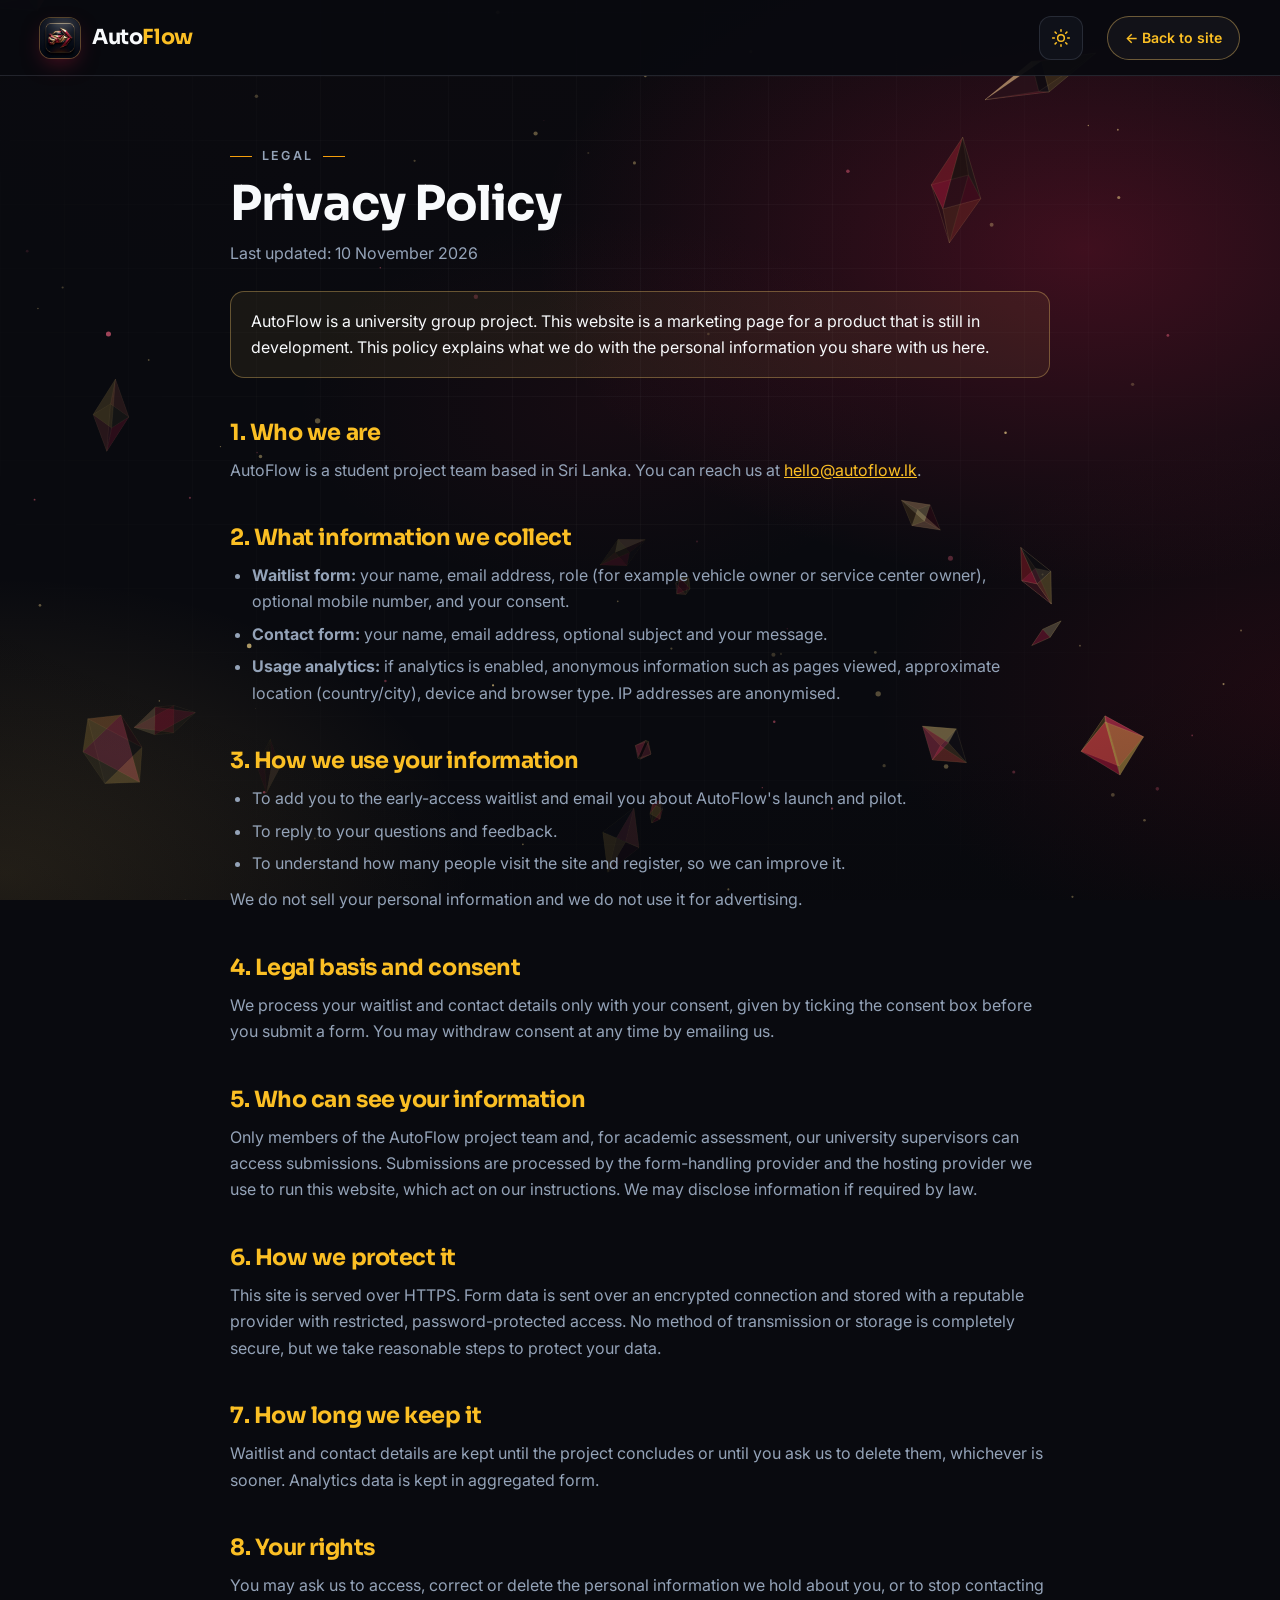
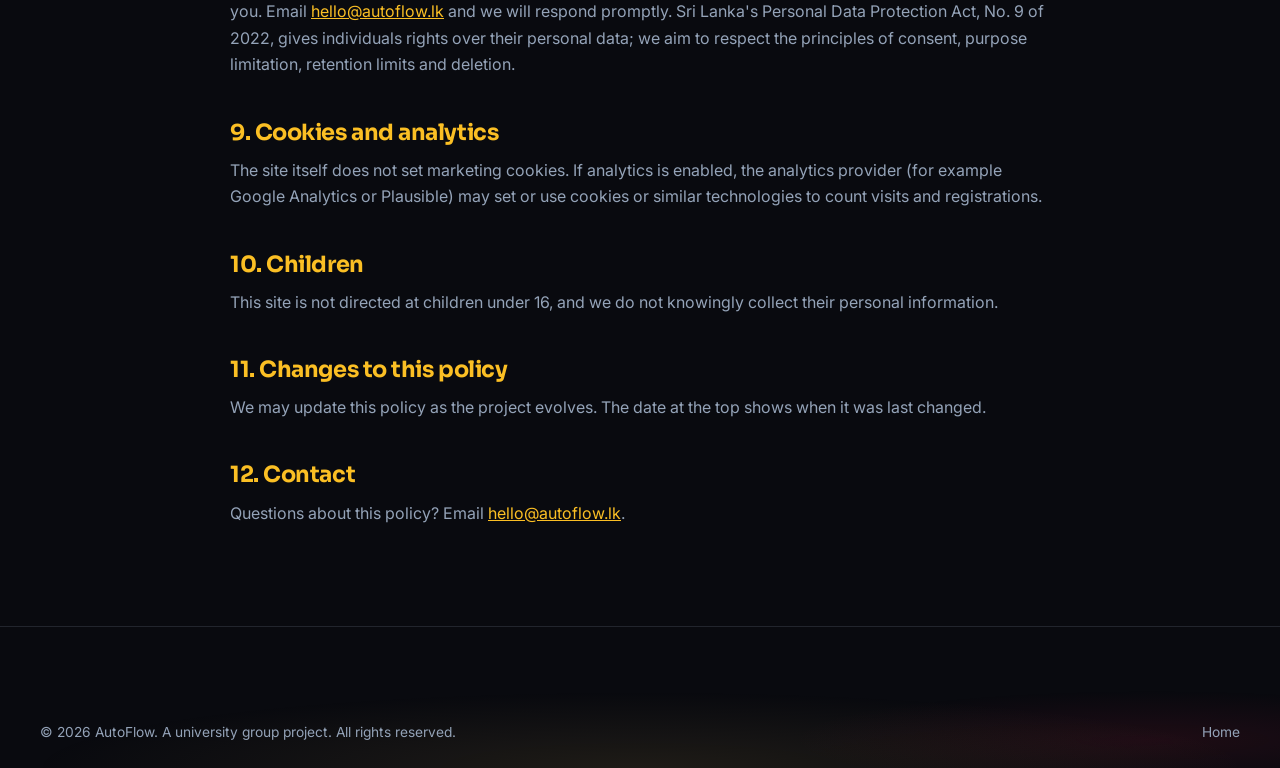
<file: privacy.html>
<!DOCTYPE html>
<html lang="en">
<head>
  <meta charset="utf-8">
  <meta name="viewport" content="width=device-width, initial-scale=1">
  <title>Privacy Policy – AutoFlow</title>
  <meta name="description" content="How AutoFlow collects, uses and protects the personal information you share through our waitlist and contact forms.">
  <meta name="robots" content="index,follow">
  <meta name="theme-color" content="#090A0F">
  <link rel="icon" href="favicon.ico" sizes="any">
  <link rel="icon" type="image/png" sizes="32x32" href="assets/img/favicon-32.png">
  <link rel="preconnect" href="https://fonts.googleapis.com">
  <link rel="preconnect" href="https://fonts.gstatic.com" crossorigin>
  <link href="https://fonts.googleapis.com/css2?family=Inter:wght@400;500;600&family=Sora:wght@500;600;700;800&display=swap" rel="stylesheet">
  <script src="js/theme.js"></script>
  <link rel="stylesheet" href="css/styles.css">
</head>
<body>
  <a class="skip-link" href="#main">Skip to main content</a>
  <div class="universe" aria-hidden="true">
    <div class="universe__atmosphere"></div>
    <div class="universe__grid"></div>
    <canvas id="universe-canvas" class="universe__canvas"></canvas>
    <div class="universe__vignette"></div>
  </div>
  <header class="nav is-scrolled">
    <div class="container nav__inner">
      <a href="index.html" class="brand" aria-label="AutoFlow – home"><img src="assets/img/logo-icon-128.png" alt="AutoFlow logo" width="40" height="40"><span class="brand__name">Auto<b>Flow</b></span></a>
      <button class="theme-toggle" type="button" aria-label="Switch to light theme" aria-pressed="false" style="margin-left:auto">
        <svg class="ic theme-icon theme-icon--sun" viewBox="0 0 24 24" aria-hidden="true"><circle cx="12" cy="12" r="4"/><path d="M12 2v2m0 16v2M4.93 4.93l1.42 1.42m11.3 11.3 1.42 1.42M2 12h2m16 0h2M4.93 19.07l1.42-1.42m11.3-11.3 1.42-1.42"/></svg>
        <svg class="ic theme-icon theme-icon--moon" viewBox="0 0 24 24" aria-hidden="true"><path d="M20.5 15.5A8.5 8.5 0 0 1 8.5 3.5 8.5 8.5 0 1 0 20.5 15.5Z"/></svg>
      </button>
      <a href="index.html" class="btn btn--ghost btn--sm">&larr; Back to site</a>
    </div>
  </header>

  <main id="main" class="legal">
    <div class="container">
      <p class="eyebrow">Legal</p>
      <h1>Privacy Policy</h1>
      <p>Last updated: <time datetime="2026-11-10">10 November 2026</time></p>
      <div class="note">AutoFlow is a university group project. This website is a marketing page for a product that is still in development. This policy explains what we do with the personal information you share with us here.</div>

      <h2>1. Who we are</h2>
      <p>AutoFlow is a student project team based in Sri Lanka. You can reach us at <a href="mailto:hello@autoflow.lk" data-email>hello@autoflow.lk</a>.</p>

      <h2>2. What information we collect</h2>
      <ul>
        <li><strong>Waitlist form:</strong> your name, email address, role (for example vehicle owner or service center owner), optional mobile number, and your consent.</li>
        <li><strong>Contact form:</strong> your name, email address, optional subject and your message.</li>
        <li><strong>Usage analytics:</strong> if analytics is enabled, anonymous information such as pages viewed, approximate location (country/city), device and browser type. IP addresses are anonymised.</li>
      </ul>

      <h2>3. How we use your information</h2>
      <ul>
        <li>To add you to the early-access waitlist and email you about AutoFlow's launch and pilot.</li>
        <li>To reply to your questions and feedback.</li>
        <li>To understand how many people visit the site and register, so we can improve it.</li>
      </ul>
      <p>We do not sell your personal information and we do not use it for advertising.</p>

      <h2>4. Legal basis and consent</h2>
      <p>We process your waitlist and contact details only with your consent, given by ticking the consent box before you submit a form. You may withdraw consent at any time by emailing us.</p>

      <h2>5. Who can see your information</h2>
      <p>Only members of the AutoFlow project team and, for academic assessment, our university supervisors can access submissions. Submissions are processed by the form-handling provider and the hosting provider we use to run this website, which act on our instructions. We may disclose information if required by law.</p>

      <h2>6. How we protect it</h2>
      <p>This site is served over HTTPS. Form data is sent over an encrypted connection and stored with a reputable provider with restricted, password-protected access. No method of transmission or storage is completely secure, but we take reasonable steps to protect your data.</p>

      <h2>7. How long we keep it</h2>
      <p>Waitlist and contact details are kept until the project concludes or until you ask us to delete them, whichever is sooner. Analytics data is kept in aggregated form.</p>

      <h2>8. Your rights</h2>
      <p>You may ask us to access, correct or delete the personal information we hold about you, or to stop contacting you. Email <a href="mailto:hello@autoflow.lk" data-email>hello@autoflow.lk</a> and we will respond promptly. Sri Lanka's Personal Data Protection Act, No. 9 of 2022, gives individuals rights over their personal data; we aim to respect the principles of consent, purpose limitation, retention limits and deletion.</p>

      <h2>9. Cookies and analytics</h2>
      <p>The site itself does not set marketing cookies. If analytics is enabled, the analytics provider (for example Google Analytics or Plausible) may set or use cookies or similar technologies to count visits and registrations.</p>

      <h2>10. Children</h2>
      <p>This site is not directed at children under 16, and we do not knowingly collect their personal information.</p>

      <h2>11. Changes to this policy</h2>
      <p>We may update this policy as the project evolves. The date at the top shows when it was last changed.</p>

      <h2>12. Contact</h2>
      <p>Questions about this policy? Email <a href="mailto:hello@autoflow.lk" data-email>hello@autoflow.lk</a>.</p>
    </div>
  </main>

  <footer class="footer" style="margin-top:0">
    <div class="container footer__bottom" style="margin-top:0;border-top:0">
      <p>&copy; <span id="year">2026</span> AutoFlow. A university group project. All rights reserved.</p>
      <p><a href="index.html">Home</a></p>
    </div>
  </footer>
  <script src="js/config.js"></script>
  <script src="js/scene3d.js"></script>
  <script>
    (function(){var c=window.AUTOFLOW_CONFIG||{};document.querySelectorAll("[data-email]").forEach(function(a){if(c.email){a.textContent=c.email;a.href="mailto:"+c.email}});document.getElementById("year").textContent=new Date().getFullYear();})();
  </script>
</body>
</html>
</file>
<file: css/styles.css>
/* =========================================================
   AutoFlow landing page – styles
   Theme taken from the logo: crimson · gold · black
   ========================================================= */
:root{
  color-scheme:dark;
  --bg:#090A0F; --bg-2:#0E1119; --bg-3:#12141D;
  --text:#F8FAFC; --muted:#94A3B8; --line:rgba(148,163,184,.18);
  --crimson:#E11D48; --crimson-l:#FB7185; --crimson-d:#9F1239;
  --gold:#F59E0B; --gold-l:#FBBF24; --gold-d:#B45309;
  --grad-gold:linear-gradient(135deg,#FCD34D 0%,#F59E0B 50%,#B45309 100%);
  --grad-red:linear-gradient(135deg,#FB7185 0%,#E11D48 55%,#9F1239 100%);
  --grad-red-text:linear-gradient(100deg,#FB7185,#E11D48);
  --grad-text:linear-gradient(100deg,#FB7185 0%,#FBBF24 70%);
  --glass:rgba(18,20,29,.82);
  --radius:22px; --radius-sm:14px;
  --font:"Inter",system-ui,-apple-system,"Segoe UI",Roboto,"Noto Sans Sinhala","Noto Sans Tamil",sans-serif;
  --font-d:"Sora","Inter",system-ui,sans-serif;
  --shadow:0 30px 80px -30px rgba(0,0,0,.8);
  --nav-h:76px;
}
*,*::before,*::after{box-sizing:border-box}
html{scroll-behavior:smooth;scroll-padding-top:calc(var(--nav-h) + 8px);-webkit-text-size-adjust:100%}
body{margin:0;background:var(--bg);color:var(--text);font-family:var(--font);font-size:16px;line-height:1.65;overflow-x:hidden;-webkit-font-smoothing:antialiased}
#main,.footer,.legal{position:relative;z-index:2}
img,svg,canvas{display:block;max-width:100%}
a{color:inherit;text-decoration:none}
ul,ol{margin:0;padding:0;list-style:none}
h1,h2,h3,h4,h5,p{margin:0}
h1,h2,h3,h4{font-family:var(--font-d);line-height:1.12;letter-spacing:-.02em}
button,input,select,textarea{font:inherit;color:inherit}
:focus-visible{outline:2px solid var(--gold-l);outline-offset:3px;border-radius:6px}
::selection{background:var(--crimson);color:#fff}
.ic{width:1.25em;height:1.25em;fill:none;stroke:currentColor;stroke-width:1.8;stroke-linecap:round;stroke-linejoin:round;flex:none}
#i-facebook,.ic use[href="#i-facebook"]{fill:currentColor}
.sr-only{position:absolute;width:1px;height:1px;overflow:hidden;clip:rect(0 0 0 0);white-space:nowrap}
.skip-link{position:fixed;left:16px;top:12px;z-index:200;background:var(--gold);color:#111;padding:10px 16px;border-radius:10px;font-weight:600;transform:translateY(-72px);transition:transform .2s}
.skip-link:focus{transform:translateY(0)}
.container{width:min(1200px,100% - 40px);margin-inline:auto}
.grad{background:var(--grad-text);-webkit-background-clip:text;background-clip:text;color:transparent}
.grad-red{background:var(--grad-red-text);-webkit-background-clip:text;background-clip:text;color:transparent}
.gold{color:var(--gold-l)}

/* progress + cursor glow */
.scroll-progress{position:fixed;inset:0 0 auto 0;height:3px;z-index:120;background:transparent}
.scroll-progress span{display:block;height:100%;width:100%;transform-origin:0 50%;transform:scaleX(0);background:linear-gradient(90deg,var(--crimson),var(--gold-l))}
.cursor-glow{position:fixed;width:520px;height:520px;left:0;top:0;margin:-260px 0 0 -260px;border-radius:50%;pointer-events:none;z-index:3;opacity:0;transition:opacity .4s;background:radial-gradient(circle,rgba(216,30,74,.13),rgba(217,178,95,.05) 40%,transparent 70%)}
body.has-pointer .cursor-glow{opacity:1}

/* buttons */
.btn{display:inline-flex;align-items:center;justify-content:center;gap:.6em;padding:.8em 1.5em;border-radius:999px;font-weight:600;font-size:.95rem;border:1px solid transparent;cursor:pointer;transition:transform .25s;position:relative;white-space:nowrap}
.btn:hover{transform:translateY(-2px)}
.btn:active{transform:translateY(0)}
.btn--primary{background:var(--grad-red);color:#fff;box-shadow:0 10px 30px -8px rgba(216,30,74,.7),inset 0 1px 0 rgba(255,255,255,.3)}
.btn--primary:hover{box-shadow:0 16px 40px -8px rgba(216,30,74,.9),inset 0 1px 0 rgba(255,255,255,.3)}
.btn--gold{background:var(--grad-gold);color:#1a1405;box-shadow:0 10px 30px -10px rgba(217,178,95,.7),inset 0 1px 0 rgba(255,255,255,.5)}
.btn--ghost{background:rgba(255,255,255,.04);border-color:rgba(217,178,95,.45);color:var(--gold-l)}
.btn--ghost:hover{background:rgba(217,178,95,.12)}
.btn--sm{padding:.6em 1.2em;font-size:.88rem}
.btn--lg{padding:1em 1.8em;font-size:1rem}
.btn--block{width:100%}
.btn[disabled]{opacity:.7;cursor:progress;transform:none}
.btn__spin{display:none;width:1em;height:1em;border:2px solid currentColor;border-right-color:transparent;border-radius:50%;animation:spin .7s linear infinite}
.btn.is-loading .btn__spin{display:inline-block}
@keyframes spin{to{transform:rotate(360deg)}}

/* navigation */
.nav{position:fixed;inset:0 0 auto 0;height:var(--nav-h);z-index:100;border-bottom:1px solid transparent}
.nav.is-scrolled{background:rgba(9,10,15,.94);border-color:var(--line)}
.nav__inner{height:100%;display:flex;align-items:center;gap:24px}
.brand{display:inline-flex;align-items:center;gap:12px}
.brand img{border-radius:11px;box-shadow:0 0 0 1px rgba(217,178,95,.35),0 8px 24px -8px rgba(216,30,74,.6)}
.brand__name{font-family:var(--font-d);font-weight:700;font-size:1.3rem;letter-spacing:-.02em}
.brand__name b{color:var(--gold-l);font-weight:700}
.nav__links{display:flex;gap:4px;margin-inline:auto}
.nav__links a:not(.btn){padding:.5em 1em;border-radius:999px;color:var(--muted);font-size:.92rem;font-weight:500}
.nav__links a:not(.btn):hover{color:var(--text);background:rgba(255,255,255,.06)}
.nav__links a.is-active:not(.btn){color:var(--gold-l);background:rgba(217,178,95,.1)}
.nav__cta.is-active,.nav__cta-mobile.is-active{box-shadow:0 0 0 3px rgba(217,178,95,.38),0 10px 30px -8px rgba(216,30,74,.7)}
.nav__cta-mobile{display:none}
.nav__toggle{display:none;margin-left:auto;width:44px;height:44px;border-radius:12px;background:var(--glass);border:1px solid var(--line);cursor:pointer;place-items:center}
.nav__toggle .ic{width:22px;height:22px}
.theme-toggle{display:grid;place-items:center;flex:none;width:44px;height:44px;padding:0;border-radius:12px;background:var(--glass);border:1px solid var(--line);color:var(--gold-l);cursor:pointer}
.theme-toggle--menu{display:none}
.theme-toggle__label{font-size:.95rem;font-weight:600}
.theme-icon--moon{display:none}
:root[data-theme="light"] .theme-icon--sun{display:none}
:root[data-theme="light"] .theme-icon--moon{display:block}

/* global 3D golden universe */
.universe{position:fixed;inset:0;z-index:0;pointer-events:none;overflow:hidden}
.universe__atmosphere{position:absolute;inset:-12%;background:
  radial-gradient(48% 42% at 78% 32%,rgba(216,30,74,.26),transparent 72%),
  radial-gradient(42% 38% at 10% 88%,rgba(217,178,95,.16),transparent 70%),
  radial-gradient(36% 32% at 92% 72%,rgba(92,12,28,.28),transparent 75%),
  radial-gradient(28% 24% at 48% 46%,rgba(140,24,48,.1),transparent 70%),
  radial-gradient(100% 80% at 50% 0%,rgba(18,10,14,.35),transparent 55%),
  #090A0F}
.universe__grid{position:absolute;inset:-20% 0;opacity:.42;background-image:linear-gradient(rgba(255,255,255,.07) 1px,transparent 1px),linear-gradient(90deg,rgba(255,255,255,.07) 1px,transparent 1px);background-size:64px 64px;mask-image:radial-gradient(ellipse 75% 70% at 50% 40%,#000 12%,transparent 78%);-webkit-mask-image:radial-gradient(ellipse 75% 70% at 50% 40%,#000 12%,transparent 78%)}
.universe__canvas{position:absolute;inset:0;width:100%;height:100%;display:block;max-width:none}
.universe__vignette{position:absolute;inset:0;background:radial-gradient(120% 90% at 50% 40%,transparent 50%,rgba(5,5,7,.45) 100%)}

/* hero */
.hero{position:relative;min-height:100svh;padding:calc(var(--nav-h) + 40px) 0 80px;display:flex;align-items:center;overflow:hidden;background:transparent}
.hero::before{content:"";position:absolute;inset:0;pointer-events:none;z-index:0;background:
  radial-gradient(60% 55% at 78% 40%,rgba(216,30,74,.22),transparent 70%),
  radial-gradient(45% 45% at 12% 90%,rgba(217,178,95,.12),transparent 70%)}
.hero__inner,.hero__scroll{position:relative;z-index:1}
.hero__inner{display:grid;grid-template-columns:1.05fr .95fr;gap:40px;align-items:center;width:min(1200px,100% - 40px)}
.hero__badge{display:inline-flex;align-items:center;gap:10px;padding:6px 16px 6px 6px;border-radius:999px;background:var(--bg-2);border:1px solid rgba(217,178,95,.3);font-size:.82rem;color:var(--muted)}
.hero__badge img{border-radius:50%}
.hero__badge b{color:var(--gold-l)}
.hero h1 .grad{display:inline-block}
.hero h1{font-size:clamp(2.4rem,5vw,4.3rem);font-weight:800;margin:22px 0 20px;letter-spacing:-.035em}
.hero__lead{font-size:clamp(1.02rem,1.5vw,1.2rem);color:var(--muted);max-width:580px}
.hero__ctas{display:flex;flex-wrap:wrap;gap:14px;margin-top:34px}
.hero__stats{display:flex;gap:34px;margin-top:44px;padding-top:26px;border-top:1px solid var(--line);max-width:560px}
.hero__stats strong{display:block;font-family:var(--font-d);font-size:2rem;font-weight:700;color:var(--gold-l);line-height:1}
.hero__stats span{font-size:.82rem;color:var(--muted)}
.hero__visual{position:relative;min-height:640px;display:grid;place-items:center}
.hero__stage{position:relative;width:100%;height:640px;display:grid;place-items:center;transition:transform .15s ease-out}
.hero__scroll{position:absolute;bottom:22px;left:50%;translate:-50% 0;width:26px;height:42px;border:1.5px solid rgba(255,255,255,.3);border-radius:14px}
.hero__scroll span{position:absolute;left:50%;top:8px;width:3px;height:8px;margin-left:-1.5px;border-radius:3px;background:var(--gold-l);animation:wheel 1.8s infinite}
@keyframes wheel{0%{opacity:1;transform:translateY(0)}100%{opacity:0;transform:translateY(14px)}}

/* floating chips */
.glass{background:rgba(18,18,23,.82);border:1px solid var(--line);border-radius:var(--radius)}
.chip{position:absolute;display:flex;align-items:center;gap:12px;padding:12px 16px 12px 12px;border-radius:16px;box-shadow:var(--shadow);animation:float 6s ease-in-out infinite;background:rgba(18,18,23,.78);z-index:3}
.chip .ic{width:38px;height:38px;padding:9px;border-radius:12px;background:var(--grad-red);color:#fff}
.chip b{display:block;font-size:.85rem;line-height:1.2}
.chip small{color:var(--muted);font-size:.74rem}
.chip--a{top:12%;left:-4%}
.chip--b{top:46%;right:-8%;animation-delay:-2s}
.chip--b .ic{background:var(--grad-gold);color:#1a1405}
.chip--c{bottom:6%;right:2%;animation-delay:-4s}
.hero__arrow{position:absolute;top:0;left:-43%;width:145%;height:100%;z-index:4;pointer-events:none}
@keyframes float{0%,100%{transform:translateY(0)}50%{transform:translateY(-14px)}}

/* marquee */
.marquee{position:relative;z-index:2;overflow:hidden;border-block:1px solid var(--line);background:rgba(8,8,10,.28);padding:18px 0;white-space:nowrap}
.marquee__track{display:inline-flex;align-items:center;gap:28px;animation:marquee 38s linear infinite;padding-left:28px}
.marquee__track span{font-family:var(--font-d);font-weight:600;color:var(--muted);font-size:1.05rem}
.marquee__track i{width:8px;height:8px;rotate:45deg;background:var(--gold);display:inline-block}
@keyframes marquee{to{transform:translateX(-50%)}}

/* sections */
.section{position:relative;padding:clamp(70px,10vw,130px) 0;background:transparent}
.section--alt{background:transparent;border-block:1px solid rgba(255,255,255,.06)}
.section::before{content:"";position:absolute;inset:0;pointer-events:none;z-index:0}
.section[data-glow="edge"]::before{background:
  radial-gradient(42% 55% at 0% 40%,rgba(217,178,95,.1),transparent 70%),
  radial-gradient(42% 55% at 100% 60%,rgba(216,30,74,.12),transparent 70%)}
.section[data-glow="gold"]::before{background:radial-gradient(55% 50% at 50% 45%,rgba(217,178,95,.1),transparent 72%)}
.section[data-glow="soft"]::before{background:radial-gradient(50% 45% at 80% 30%,rgba(216,30,74,.08),transparent 70%),radial-gradient(40% 40% at 12% 80%,rgba(217,178,95,.07),transparent 70%)}
.section[data-glow="quiet"]::before{background:radial-gradient(50% 40% at 50% 50%,rgba(217,178,95,.045),transparent 70%)}
.section[data-glow="cards"]::before{background:radial-gradient(46% 40% at 70% 30%,rgba(216,30,74,.09),transparent 70%),radial-gradient(40% 36% at 20% 80%,rgba(217,178,95,.08),transparent 70%)}
.section > .container{position:relative;z-index:1}
.section__head{max-width:760px;margin:0 auto clamp(40px,6vw,70px);text-align:center}
.eyebrow{display:inline-flex;align-items:center;gap:10px;font-size:.78rem;font-weight:600;letter-spacing:.18em;text-transform:uppercase;color:var(--gold-l);margin-bottom:16px}
.eyebrow::before,.eyebrow::after{content:"";width:22px;height:1px;background:var(--gold)}
.section__head h2,.cta h2,.contact h2{font-size:clamp(1.9rem,4vw,3.1rem);font-weight:700}
.lead{color:var(--muted);font-size:1.08rem;margin-top:18px}

/* reveal */
.reveal{--reveal-y:28px;--reveal-scale:.97;opacity:0;transform:translate3d(0,var(--reveal-y),0) scale(var(--reveal-scale));transition:opacity .48s cubic-bezier(.16,1,.3,1) var(--reveal-delay,0s),transform .48s cubic-bezier(.16,1,.3,1) var(--reveal-delay,0s)}
.reveal.in{--reveal-y:0px;--reveal-scale:1;opacity:1}
.reveal[data-tilt]{transform:translate3d(0,calc(var(--reveal-y) + var(--lift,0px)),0) scale(var(--reveal-scale)) perspective(900px) rotateX(var(--rx,0deg)) rotateY(var(--ry,0deg))}
.reveal[data-tilt-soft]{transform:translate3d(0,var(--reveal-y),0) scale(var(--reveal-scale)) perspective(1400px) rotateX(var(--rx,0deg)) rotateY(var(--ry,0deg))}
.reveal[data-tilt],.reveal[data-tilt-soft],.reveal.magnetic-card{transition:opacity .48s cubic-bezier(.16,1,.3,1) var(--reveal-delay,0s),transform .48s cubic-bezier(.16,1,.3,1) var(--reveal-delay,0s)}
.hero #hero-title.reveal,.hero .hero__lead.reveal,.hero .hero__ctas.reveal,.hero .hero__visual.reveal{animation:heroLoad .4s cubic-bezier(.16,1,.3,1) both}
.hero #hero-title.reveal{animation-delay:0s}
.hero .hero__lead.reveal{animation-delay:.13s}
.hero .hero__ctas.reveal{animation-delay:.26s}
.hero .hero__visual.reveal{animation-delay:.39s}
@keyframes heroLoad{from{opacity:0;transform:translate3d(0,28px,0) scale(.97)}to{opacity:1;transform:translate3d(0,0,0) scale(1)}}

/* generic cards + tilt */
[data-tilt]{transform:translate3d(0,var(--lift,0px),0) perspective(900px) rotateX(var(--rx,0deg)) rotateY(var(--ry,0deg));transition:transform .25s ease-out;transform-style:preserve-3d;position:relative}
[data-tilt]::after{content:"";position:absolute;inset:0;border-radius:inherit;pointer-events:none;opacity:0;transition:opacity .3s;background:radial-gradient(340px circle at var(--mx,50%) var(--my,50%),rgba(217,178,95,.14),transparent 62%)}
[data-tilt]:hover::after{opacity:1}
[data-tilt]:hover{border-color:rgba(217,178,95,.45)}
.spotlight-card{position:relative;isolation:isolate}
.spotlight-card::after{content:"";position:absolute;inset:0;z-index:0;pointer-events:none;border-radius:inherit;opacity:0;transition:opacity .28s ease;background:radial-gradient(360px circle at var(--spot-x,50%) var(--spot-y,50%),rgba(217,178,95,.13),transparent 65%),radial-gradient(260px circle at var(--spot-x,50%) var(--spot-y,50%),rgba(216,30,74,.08),transparent 70%);mix-blend-mode:screen}
.spotlight-card[data-tilt]::after{background:radial-gradient(360px circle at var(--spot-x,50%) var(--spot-y,50%),rgba(217,178,95,.13),transparent 65%),radial-gradient(260px circle at var(--spot-x,50%) var(--spot-y,50%),rgba(216,30,74,.08),transparent 70%);z-index:0}
.spotlight-card.is-spotlit::after{opacity:1}
.spotlight-card.is-spotlit{border-color:rgba(217,178,95,.5)}
.spotlight-card>*{position:relative;z-index:1}
.grid{display:grid;gap:22px}
.grid--3{grid-template-columns:repeat(3,1fr)}
.card{background:linear-gradient(160deg,rgba(18,18,24,.88),rgba(12,12,16,.82));border:1px solid var(--line);border-radius:var(--radius);padding:30px;position:relative;overflow:hidden}
.card h3{font-size:1.25rem;margin:18px 0 10px}
.card p{color:var(--muted);font-size:.96rem}
.card__tag{position:absolute;top:22px;right:22px;font-size:.7rem;letter-spacing:.06em;text-transform:uppercase;color:var(--muted);padding:4px 10px;border:1px solid var(--line);border-radius:999px}
.card__icon{width:52px;height:52px;border-radius:15px;display:grid;place-items:center;background:rgba(217,178,95,.1);color:var(--gold-l);border:1px solid rgba(217,178,95,.25)}
.card__icon .ic{width:24px;height:24px}
.card__icon--red{background:rgba(216,30,74,.12);color:var(--crimson-l);border-color:rgba(216,30,74,.35)}
.problem-grid .card::before{content:"";position:absolute;left:0;top:0;width:100%;height:3px;background:var(--grad-red);opacity:.8}

/* apps */
.apps-grid{display:grid;grid-template-columns:repeat(4,1fr);gap:20px}
.app-card{padding:28px 24px;border-radius:var(--radius);background:rgba(18,18,23,.92);border:1px solid var(--line)}
.app-card:hover{border-color:rgba(217,178,95,.4)}
.app-card__icon{width:56px;height:56px;border-radius:16px;display:grid;place-items:center;background:var(--grad-gold);color:#1a1405;margin-bottom:20px;box-shadow:0 14px 30px -12px rgba(217,178,95,.6)}
.app-card__icon .ic{width:26px;height:26px}
.app-card h3{font-size:1.15rem;margin-bottom:10px}
.app-card p{color:var(--muted);font-size:.93rem}
.app-card small{display:block;margin-top:16px;color:var(--gold);font-size:.78rem;font-weight:600;letter-spacing:.04em}

.compare{display:grid;grid-template-columns:1fr auto 1fr;gap:20px;align-items:stretch;margin-top:60px}
.compare__col{padding:32px;border-radius:var(--radius);border:1px solid var(--line)}
.compare__col h3{font-size:1.15rem;display:flex;align-items:center;gap:10px;margin-bottom:18px}
.compare__col li{display:flex;gap:12px;align-items:flex-start;padding:10px 0;color:var(--muted);border-top:1px solid var(--line)}
.compare__col--before{background:rgba(216,30,74,.05)}
.compare__col--before .ic{color:var(--crimson-l)}
.compare__col--after{background:linear-gradient(160deg,rgba(217,178,95,.12),rgba(217,178,95,.03));border-color:rgba(217,178,95,.4)}
.compare__col--after li{color:var(--text)}
.compare__col--after .ic{color:var(--gold-l)}
.compare__arrow{align-self:center;width:54px;height:54px;border-radius:50%;display:grid;place-items:center;background:var(--grad-red);box-shadow:0 10px 30px -8px rgba(216,30,74,.7)}
.dot{width:10px;height:10px;border-radius:50%}
.dot--red{background:var(--crimson)}.dot--gold{background:var(--gold)}

/* bento */
.bento{display:grid;grid-template-columns:repeat(4,1fr);gap:20px;align-items:stretch}
.bento__item{height:100%;padding:28px;overflow:hidden;display:flex;flex-direction:column;background:rgba(16,16,22,.84)}
.bento__item:hover{border-color:rgba(217,178,95,.4);box-shadow:0 0 40px -18px rgba(217,178,95,.4)}
.bento--wide{grid-column:span 2}
.bento__item h3{font-size:1.15rem;margin:18px 0 8px}
.bento__item p{color:var(--muted);font-size:.92rem}
.bento--wide{flex-direction:row;gap:24px;align-items:center}
.bento__item:last-child:nth-child(4n + 3){grid-column:2/span 2}
.bento__text{flex:1}
.mini{margin-bottom:6px}
.mini--flow{display:flex;align-items:center;flex:1;min-width:230px}
.mini--flow .node{padding:8px 12px;border-radius:10px;border:1px solid var(--line);font-size:.74rem;font-weight:600;color:var(--muted);background:var(--bg-3)}
.mini--flow .node.done{background:rgba(217,178,95,.14);border-color:rgba(217,178,95,.5);color:var(--gold-l)}
.mini--flow .node.now{background:var(--grad-red);color:#fff;border-color:transparent;animation:pulse 2s infinite}
.mini--flow b{position:relative;overflow:hidden;flex:1;height:2px;min-width:8px;background:repeating-linear-gradient(90deg,var(--gold) 0 4px,transparent 4px 8px);opacity:.6}
.mini--flow b::after{content:"";position:absolute;inset:0 auto 0 0;width:38%;background:var(--gold-l);transform:translate3d(-120%,0,0);animation:workflowSignal 1.8s cubic-bezier(.16,1,.3,1) infinite}
.mini--flow b:nth-of-type(2)::after{animation-delay:.45s}.mini--flow b:nth-of-type(3)::after{animation-delay:.9s}
@keyframes workflowSignal{to{transform:translate3d(300%,0,0);opacity:0}}
@keyframes pulse{0%,100%{opacity:1}50%{opacity:.55}}
.mini--map{height:130px;margin:-8px -8px 0;border-radius:14px;overflow:hidden;background:#0d0d13;border:1px solid var(--line)}
.mini--map svg,.map-lg svg{width:100%;height:100%}
.roads{fill:none;stroke:rgba(255,255,255,.12);stroke-width:5;stroke-linecap:round}
.pin{fill:var(--crimson-l);stroke:#fff;stroke-width:1.5}
.pin--gold{fill:var(--gold-l)}
.me{fill:#5aa9ff;stroke:#fff;stroke-width:1.5}
.pin-pulse{fill:rgba(216,30,74,.4);transform-box:fill-box;transform-origin:center;animation:ping 2.4s infinite}
.pin-pulse.p2{animation-delay:-.8s}.pin-pulse.p3{animation-delay:-1.6s;fill:rgba(217,178,95,.4)}
@keyframes ping{0%{transform:scale(.6);opacity:1}100%{transform:scale(3.2);opacity:0}}
.mini--qr{display:flex;gap:14px;align-items:center;padding:12px;border-radius:14px;background:var(--bg-3);border:1px solid var(--line)}
.mini--qr svg{width:60px;height:60px;background:#f4f1ea;border-radius:8px;padding:5px;flex:none}
.mini--qr b{display:block;font-size:.88rem}.mini--qr small{color:var(--muted);font-size:.75rem}
.mini--approve{display:grid;grid-template-columns:auto 1fr;gap:6px 12px;align-items:center;padding:12px;border-radius:14px;background:var(--bg-3);border:1px solid var(--line)}
.mini__photo{width:46px;height:46px;border-radius:10px;display:grid;place-items:center;background:linear-gradient(135deg,#2a2a34,#17171d);color:var(--muted)}
.mini--approve b{font-size:.85rem;display:block}.mini--approve small{font-size:.74rem;color:var(--gold-l)}
.mini__btns{grid-column:1/-1;display:flex;gap:8px;font-size:.72rem;font-weight:600}
.mini__btns span{flex:1;text-align:center;padding:6px;border-radius:8px}
.b-no{border:1px solid var(--line);color:var(--muted)}.b-yes{background:var(--grad-red);color:#fff}
.mini--bars{display:flex;align-items:flex-end;gap:8px;height:56px;margin-top:auto;padding-top:14px}
.mini--bars i{flex:1;height:var(--h);border-radius:6px 6px 2px 2px;background:var(--grad-gold);opacity:.85;transform-origin:bottom;animation:grow 2.6s ease-in-out infinite alternate}
.mini--bars i:nth-child(2){animation-delay:.2s}.mini--bars i:nth-child(3){animation-delay:.4s}.mini--bars i:nth-child(4){animation-delay:.6s}
@keyframes grow{from{transform:scaleY(.5)}to{transform:scaleY(1)}}
.mini--kanban{display:grid;grid-template-columns:repeat(4,1fr);gap:8px;flex:1;min-width:230px}
.mini--kanban div{background:var(--bg-3);border:1px solid var(--line);border-radius:10px;padding:8px;display:flex;flex-direction:column;gap:6px}
.mini--kanban em{font-style:normal;font-size:.66rem;color:var(--muted);font-weight:600}
.mini--kanban i{height:22px;border-radius:6px;background:rgba(255,255,255,.08)}
.mini--kanban i.hot{background:rgba(216,30,74,.5)}.mini--kanban i.ok{background:rgba(217,178,95,.5)}
.langs{display:flex;gap:8px;margin-top:auto;padding-top:14px}
.langs span{padding:6px 12px;border-radius:999px;font-weight:600;font-size:.82rem;background:rgba(217,178,95,.12);color:var(--gold-l);border:1px solid rgba(217,178,95,.3)}

/* how it works */
.track{position:relative;margin:0 auto 70px;max-width:980px;padding:44px 0 10px}
.track__rail{position:absolute;left:3%;right:3%;top:56px;height:4px;border-radius:4px;background:var(--line);overflow:hidden}
.track__fill{display:block;height:100%;width:100%;transform:scaleX(0);transform-origin:left center;background:linear-gradient(90deg,var(--crimson),var(--gold-l));transition:transform .2s linear;will-change:transform}
.track__nodes{display:flex;justify-content:space-between;position:relative}
.track__nodes span{display:grid;justify-items:center;gap:14px;font-size:.78rem;font-weight:600;color:var(--muted);width:14.28%;text-align:center;padding-top:26px;position:relative}
.track__nodes span::before{content:"";position:absolute;top:0;left:50%;margin-left:-8px;width:16px;height:16px;border-radius:50%;background:var(--bg);border:3px solid var(--line)}
.track__nodes span.on{color:var(--gold-l)}
.track__nodes span.on::before{border-color:var(--gold-l);background:var(--crimson);box-shadow:0 0 0 6px rgba(216,30,74,.2)}
.track__car{position:absolute;top:0;left:0;width:44px;height:36px;display:grid;place-items:center;color:#fff;background:var(--grad-red);border-radius:12px;box-shadow:0 8px 24px -4px rgba(216,30,74,.8);transition:transform .2s linear}
.track__car .ic{width:22px;height:22px}

.timeline{position:relative;max-width:900px;margin:0 auto;display:grid;gap:22px}
.timeline::before{content:"";position:absolute;left:35px;top:10px;bottom:10px;width:2px;background:linear-gradient(var(--crimson),var(--gold),transparent)}
.timeline li{display:grid;grid-template-columns:72px 1fr;gap:20px;align-items:start}
.timeline__n{width:72px;height:72px;border-radius:50%;display:grid;place-items:center;font-family:var(--font-d);font-weight:700;font-size:1.25rem;background:rgba(8,8,10,.78);border:2px solid var(--gold);color:var(--gold-l);position:relative;z-index:1;box-shadow:0 0 0 8px rgba(8,8,10,.35),0 0 24px rgba(217,178,95,.18)}
.timeline__body{padding:22px 26px}
.timeline__body h3{font-size:1.15rem;margin-bottom:6px}
.timeline__body p{color:var(--muted);font-size:.95rem}
.edge{margin-top:80px}
.edge h3{text-align:center;font-size:1.4rem;margin-bottom:26px}
.edge__grid{display:grid;grid-template-columns:repeat(4,1fr);gap:16px}
.edge__grid div{padding:22px}
.edge__grid b{display:block;margin-bottom:6px;color:var(--gold-l);font-family:var(--font-d)}
.edge__grid span{color:var(--muted);font-size:.9rem}

/* tabs / showcase */
.tabs{display:flex;justify-content:center;gap:6px;padding:6px;margin:0 auto 50px;width:fit-content;max-width:100%;overflow-x:auto;background:var(--glass);border:1px solid var(--line);border-radius:999px}
.tabs button{padding:.7em 1.4em;border-radius:999px;border:0;background:transparent;color:var(--muted);font-weight:600;cursor:pointer;white-space:nowrap}
.tabs button:hover{color:var(--text)}
.tabs button[aria-selected="true"]{background:var(--grad-red);color:#fff;box-shadow:0 8px 24px -8px rgba(216,30,74,.8)}
.panel[hidden]{display:none}
.panel.is-active{animation:panelIn .48s cubic-bezier(.34,1.56,.64,1)}
@keyframes panelIn{from{opacity:0;transform:translate3d(0,18px,0) scale(.96)}to{opacity:1;transform:translate3d(0,0,0) scale(1)}}
.phones{display:flex;justify-content:center;align-items:flex-start;gap:clamp(20px,4vw,60px);perspective:1400px}
.device-fig{margin:0;display:grid;justify-items:center;gap:22px;text-align:center}
.device-fig--mid{margin-top:-30px}
.device-fig figcaption{color:var(--muted);font-size:.9rem;max-width:300px}
.device-fig figcaption b{display:block;color:var(--text);font-family:var(--font-d);font-size:1.05rem;margin-bottom:4px}
.device-fig--wide{width:100%}
.device-fig--wide figcaption{max-width:560px}

/* devices */
[data-tilt-soft]{transition:transform .3s ease-out;transform:perspective(1400px) rotateX(var(--rx,0deg)) rotateY(var(--ry,0deg));transform-style:preserve-3d}
.magnetic-card{--mag-x:0px;--mag-y:0px;--rx:0deg;--ry:0deg;transition:transform .16s cubic-bezier(.16,1,.3,1);transform:translate3d(var(--mag-x),var(--mag-y),0) perspective(800px) rotateX(var(--rx)) rotateY(var(--ry))}
.reveal.magnetic-card{transform:translate3d(var(--mag-x),calc(var(--mag-y) + var(--reveal-y)),0) scale(var(--reveal-scale)) perspective(800px) rotateX(var(--rx)) rotateY(var(--ry))}
.magnetic-card.is-magnet-active{transition:opacity .48s cubic-bezier(.16,1,.3,1) var(--reveal-delay,0s),transform .16s cubic-bezier(.16,1,.3,1)}
.phone{position:relative;width:270px;height:560px;border-radius:44px;padding:10px;background:linear-gradient(145deg,#2c2c34,#0b0b0e 60%);border:1px solid rgba(217,178,95,.4);box-shadow:var(--shadow),0 0 0 2px #000,0 0 60px -10px rgba(216,30,74,.35),inset 0 0 0 2px #1a1a20}
.phone__notch{position:absolute;top:18px;left:50%;translate:-50% 0;width:84px;height:22px;border-radius:14px;background:#000;z-index:5}
.phone__screen{position:relative;height:100%;border-radius:34px;overflow:hidden;background:#0f0f14}
.phone__screen>img,.tablet__screen>img,.laptop__screen>img{width:100%;height:100%;object-fit:cover;object-position:top}
.phone--hero{width:300px;height:620px;z-index:2;transform:perspective(1400px) rotateY(-12deg) rotateX(5deg) rotateZ(2deg);animation:phoneFloat 5s ease-in-out infinite;will-change:transform}
.phone--hero::after{content:"";position:absolute;inset:-1px;z-index:6;pointer-events:none;border-radius:inherit;padding:1.5px;background:conic-gradient(from 0deg,transparent 0deg,rgba(216,30,74,.04) 62deg,rgba(216,30,74,.72) 104deg,rgba(241,212,138,.92) 126deg,transparent 158deg,transparent 360deg);-webkit-mask:linear-gradient(#000 0 0) content-box,linear-gradient(#000 0 0);-webkit-mask-composite:xor;mask:linear-gradient(#000 0 0) content-box,linear-gradient(#000 0 0);mask-composite:exclude;animation:borderBeam 7s linear infinite}
@keyframes borderBeam{to{transform:rotate(1turn)}}
@keyframes phoneFloat{0%,100%{transform:perspective(1400px) rotateY(-12deg) rotateX(5deg) rotateZ(2deg) translate3d(0,0,0)}50%{transform:perspective(1400px) rotateY(-12deg) rotateX(5deg) rotateZ(2deg) translate3d(0,-8px,0)}}
.hero__arrow{animation:arrowFloat 5s ease-in-out infinite}
@keyframes arrowFloat{0%,100%{transform:translate3d(0,0,0)}50%{transform:translate3d(0,-8px,0)}}
.tablet{width:min(780px,100%);aspect-ratio:4/3;border-radius:34px;padding:14px;background:linear-gradient(145deg,#2c2c34,#0b0b0e 60%);border:1px solid rgba(217,178,95,.4);box-shadow:var(--shadow),0 0 70px -20px rgba(216,30,74,.35);container-type:inline-size}
.tablet__screen,.laptop__screen{height:100%;border-radius:20px;overflow:hidden;background:#0f0f14}
.laptop{width:min(860px,100%);container-type:inline-size;position:relative}
.laptop__screen{aspect-ratio:16/10;border:10px solid #17171c;border-bottom-width:14px;border-radius:18px 18px 4px 4px;outline:1px solid rgba(217,178,95,.4);box-shadow:var(--shadow),0 0 70px -20px rgba(216,30,74,.35)}
.laptop::after{content:"";display:block;height:14px;margin:0 -4%;border-radius:0 0 18px 18px;background:linear-gradient(#2b2b32,#0c0c10);border:1px solid rgba(217,178,95,.25)}

/* UI inside mockups */
.ui{height:100%;padding:44px 16px 16px;font-size:11.5px;line-height:1.4;display:flex;flex-direction:column;gap:10px;background:radial-gradient(120% 60% at 50% 0%,rgba(216,30,74,.14),transparent 60%),#0f0f14;color:var(--text);font-family:var(--font)}
.ui b{font-weight:600}
.ui small{color:var(--muted);font-size:.88em}
.ui__top{display:flex;align-items:center;justify-content:space-between;gap:8px;font-size:13px}
.ui__top b{font-family:var(--font-d);font-size:1.05em}
.ui__back{color:var(--gold-l);font-size:15px}
.pill{display:inline-flex;align-items:center;gap:5px;padding:3px 9px;border-radius:999px;background:rgba(255,255,255,.07);font-size:.82em;font-weight:600;color:var(--muted)}
.pill--live{background:rgba(217,178,95,.16);color:var(--gold-l)}
.pill--live i{width:6px;height:6px;border-radius:50%;background:var(--crimson-l);animation:pulse 1.6s infinite}
.pill--warn{background:rgba(216,30,74,.2);color:var(--crimson-l);margin-left:6px}
.veh{display:flex;align-items:center;gap:10px;padding:10px;border-radius:14px;background:rgba(255,255,255,.05);border:1px solid var(--line)}
.veh__icon{width:34px;height:34px;border-radius:10px;display:grid;place-items:center;background:var(--grad-red)}
.veh>div:nth-child(2){flex:1}.veh b{display:block;font-size:1.05em}
.veh__eta{text-align:right;color:var(--muted);font-size:.85em;line-height:1.2}.veh__eta b{color:var(--gold-l);font-size:1.2em}
.stepper{display:grid;gap:0;margin-top:2px}
.stepper li{display:flex;gap:10px;align-items:center;padding:6px 0;position:relative}
.stepper li:not(:last-child)::after{content:"";position:absolute;left:10px;top:28px;bottom:-6px;width:2px;background:var(--line)}
.stepper li.done:not(:last-child)::after{background:var(--gold)}
.stepper li.done:not(:last-child)::before{content:"";position:absolute;z-index:1;left:9px;top:28px;width:4px;height:10px;border-radius:4px;background:var(--gold-l);transform:translate3d(0,-12px,0);animation:stepSignal 1.8s cubic-bezier(.16,1,.3,1) infinite}
@keyframes stepSignal{to{transform:translate3d(0,32px,0);opacity:0}}
.stepper i{width:22px;height:22px;border-radius:50%;border:2px solid var(--line);display:grid;place-items:center;flex:none;background:#0f0f14;z-index:1}
.stepper .done i{background:var(--gold);border-color:var(--gold);color:#1a1405}
.stepper .done i .ic{width:12px;height:12px;stroke-width:3}
.stepper .now i{border-color:var(--crimson-l);background:var(--crimson);animation:pulse 1.8s infinite}
.stepper b{display:block}.stepper li:not(.done):not(.now) b{color:var(--muted)}
.ui__bar{height:6px;border-radius:6px;background:var(--line);margin-top:auto;overflow:hidden}
.ui__bar-fill{height:100%;border-radius:6px;background:linear-gradient(90deg,var(--crimson),var(--gold-l))}
.search{display:flex;gap:8px;align-items:center;padding:9px 12px;border-radius:12px;background:rgba(255,255,255,.06);border:1px solid var(--line);color:var(--muted)}
.search .ic{width:15px;height:15px;color:var(--crimson-l)}
.chips{display:flex;gap:6px;flex-wrap:wrap}
.chips span{padding:4px 10px;border-radius:999px;border:1px solid var(--line);color:var(--muted);font-size:.9em}
.chips .on{background:rgba(217,178,95,.15);border-color:rgba(217,178,95,.5);color:var(--gold-l)}
.map-lg{height:150px;border-radius:14px;overflow:hidden;background:#0b0b10;border:1px solid var(--line);flex:none}
.list-item{display:flex;justify-content:space-between;align-items:center;gap:8px;padding:9px 10px;border-radius:12px;background:rgba(255,255,255,.05);border:1px solid var(--line)}
.list-item b{display:block}.price{color:var(--gold-l);font-weight:600;white-space:nowrap}
.ticket{display:grid;justify-items:center;gap:4px;padding:16px;border-radius:16px;text-align:center;background:linear-gradient(160deg,rgba(217,178,95,.16),rgba(217,178,95,.04));border:1px dashed rgba(217,178,95,.5)}
.ticket__qr{width:104px;height:104px;background:#f4f1ea;border-radius:12px;padding:8px;margin-bottom:6px}
.ticket__qr svg{width:100%;height:100%}
.ticket b{font-size:1.2em;font-family:var(--font-d)}
.kv{display:flex;justify-content:space-between;gap:10px;padding:7px 0;border-bottom:1px solid var(--line)}
.kv span{color:var(--muted)}
.ui__btn{padding:9px;border-radius:12px;text-align:center;font-weight:600;flex:1}
.ui__btn--gold{background:var(--grad-gold);color:#1a1405}.ui__btn--red{background:var(--grad-red);color:#fff}.ui__btn--line{border:1px solid var(--line);color:var(--muted)}
.ui__row{display:flex;gap:8px;margin-top:auto}
.photo{height:120px;border-radius:14px;display:grid;place-items:center;align-content:center;gap:6px;color:var(--muted);background:repeating-linear-gradient(135deg,#1a1a21 0 10px,#15151b 10px 20px);border:1px solid var(--line)}
.photo .ic{width:26px;height:26px}
.ui__h{font-family:var(--font-d);font-size:15px}.ui__p{color:var(--muted)}
.ui__note{text-align:center}
.timer{font-family:var(--font-d);font-size:1.6em;font-weight:700;color:var(--gold-l);padding:6px 14px;border-radius:12px;background:rgba(217,178,95,.12);border:1px solid rgba(217,178,95,.4)}

/* wide screens scale with container */
.ui--wide{font-size:calc(100cqw / 66);padding:3.2em 2em 2em;gap:1.4em}
.ui--wide .ui__top{font-size:1.25em}
.ui--wide .ui__top small{display:block;font-size:.7em}
.laptop .ui--wide{padding-top:1.8em}
.cols{display:grid;grid-template-columns:1.1fr 1fr;gap:1.6em;flex:1;min-height:0}
.col{padding:1.3em;border-radius:1.2em;background:rgba(255,255,255,.04);border:1px solid var(--line);display:flex;flex-direction:column;gap:.5em}
.col h5{font-family:var(--font-d);font-size:1.1em;color:var(--gold-l);margin-bottom:.4em}
.check li{display:flex;align-items:center;gap:.9em;padding:.65em 0;border-bottom:1px solid var(--line);color:var(--muted)}
.check i{width:1.5em;height:1.5em;border-radius:.4em;border:2px solid var(--line);flex:none}
.check .done{color:var(--text)}.check .done i{background:var(--gold);border-color:var(--gold)}
.check .now{color:var(--text)}.check .now i{border-color:var(--crimson-l);box-shadow:0 0 0 4px rgba(216,30,74,.25)}
.kan{display:grid;grid-template-columns:repeat(5,1fr);gap:1em;flex:1;min-height:0}
.kan__col{background:rgba(255,255,255,.035);border:1px solid var(--line);border-radius:1.1em;padding:.9em;display:flex;flex-direction:column;gap:.7em}
.kan__col em{font-style:normal;color:var(--muted);font-weight:600;display:flex;justify-content:space-between}
.kan__col em b{color:var(--gold-l)}
.kcard{padding:.8em;border-radius:.9em;background:#17171e;border:1px solid var(--line)}
.kcard b{display:block}.kcard small{display:block}
.kcard.now{border-color:var(--gold);box-shadow:0 0 0 1px var(--gold) inset}
.kcard.warn{border-color:var(--crimson-l);background:rgba(216,30,74,.14)}
.kcard.ok{border-color:rgba(217,178,95,.5);background:rgba(217,178,95,.1)}
.kpis{display:grid;grid-template-columns:repeat(4,1fr);gap:1em}
.kpis div{padding:1em 1.2em;border-radius:1.1em;background:rgba(255,255,255,.05);border:1px solid var(--line)}
.kpis small{display:block}.kpis b{font-family:var(--font-d);font-size:2em;line-height:1.2}
.bars{display:flex;align-items:flex-end;gap:.9em;flex:1;min-height:0;padding-top:1em}
.bars i{flex:1;height:var(--h);border-radius:.5em .5em .2em .2em;background:var(--grad-red);position:relative;transform-origin:bottom}
.bars i:nth-child(5),.bars i:nth-child(6){background:var(--grad-gold)}
.bars u{position:absolute;bottom:-1.8em;left:0;right:0;text-align:center;text-decoration:none;color:var(--muted);font-size:.9em}
.col--chart{padding-bottom:2.6em}
.rowbar{display:grid;grid-template-columns:9em 1fr;gap:.8em;align-items:center;padding:.5em 0}
.rowbar span{color:var(--muted)}
.rowbar div{height:.8em;border-radius:1em;background:var(--line);overflow:hidden}
.rowbar i{display:block;height:100%;background:linear-gradient(90deg,var(--crimson),var(--gold-l));border-radius:1em}

/* why */
.why-grid{display:grid;grid-template-columns:repeat(4,1fr);gap:20px}
.why-card{padding:30px 26px}
.why-card__n{font-family:var(--font-d);font-size:3rem;font-weight:800;line-height:1;background:var(--grad-gold);-webkit-background-clip:text;background-clip:text;color:transparent;opacity:.9}
.why-card h3{font-size:1.15rem;margin:16px 0 10px}
.why-card p{color:var(--muted);font-size:.93rem}
.table-wrap{margin-top:60px;overflow-x:auto;border-radius:var(--radius);border:1px solid var(--line);background:rgba(18,18,23,.92)}
.cmp{width:100%;min-width:620px;border-collapse:collapse;text-align:center}
.cmp th,.cmp td{padding:18px 20px;border-bottom:1px solid var(--line);font-size:.93rem}
.cmp thead th{font-family:var(--font-d);font-size:.95rem;color:var(--muted);background:rgba(255,255,255,.02)}
.cmp tbody th{text-align:left;font-weight:500}
.cmp td{color:var(--muted)}
.cmp tr:last-child th,.cmp tr:last-child td{border-bottom:0}
.cmp__us{position:relative;background:linear-gradient(180deg,rgba(217,178,95,.14),rgba(216,30,74,.06));color:var(--gold-l)!important;font-weight:600}
.cmp td.cmp__us::after,.cmp thead th.cmp__us::after{content:"";position:absolute;inset:0;pointer-events:none;padding:1px;background:conic-gradient(from 0deg,transparent 0deg,transparent 250deg,rgba(216,30,74,.48) 286deg,rgba(241,212,138,.78) 304deg,transparent 328deg,transparent 360deg);-webkit-mask:linear-gradient(#000 0 0) content-box,linear-gradient(#000 0 0);-webkit-mask-composite:xor;mask:linear-gradient(#000 0 0) content-box,linear-gradient(#000 0 0);mask-composite:exclude;animation:borderBeam 9s linear infinite}
.cmp tbody tr:nth-child(2) td.cmp__us::after{animation-delay:-1.3s}
.cmp tbody tr:nth-child(3) td.cmp__us::after{animation-delay:-2.6s}
.cmp thead .cmp__us{color:var(--gold-l);font-size:1.05rem}
.cmp .ic{margin-inline:auto;width:22px;height:22px}
.cmp .yes{color:var(--gold-l);stroke-width:2.6}.cmp .no{color:var(--crimson-l);opacity:.8}

/* team */
.team-grid{display:grid;grid-template-columns:repeat(6,1fr);gap:22px}
.member{grid-column:span 2;text-align:center;padding:30px 24px;border-radius:var(--radius);background:linear-gradient(170deg,rgba(22,22,28,.92),rgba(12,12,16,.9));border:1px solid var(--line);transition:opacity .48s cubic-bezier(.16,1,.3,1) var(--reveal-delay,0s),transform .48s cubic-bezier(.16,1,.3,1) var(--reveal-delay,0s)}
.member:hover,.member:focus-within{--lift:-6px;border-color:rgba(217,178,95,.42)}
.member:nth-child(4){grid-column:2/span 2}.member:nth-child(5){grid-column:4/span 2}
.member__photo{width:150px;height:150px;margin:0 auto 22px;border-radius:50%;padding:4px;background:var(--grad-gold);position:relative;transform:translateZ(30px)}
.member__photo::after{content:"";position:absolute;inset:-10px;border-radius:50%;border:1px dashed rgba(217,178,95,.4);animation:spin 18s linear infinite}
.member__avatar{width:100%;height:100%;padding:35px;border-radius:50%;background:var(--bg-3);color:var(--gold-l);stroke-width:1.6}
.member h3{font-size:1.2rem}
.member__role{color:var(--gold-l);font-weight:600;font-size:.88rem;margin:4px 0 12px}
.member p:last-child{color:var(--muted);font-size:.92rem}
.member__social{display:flex;justify-content:center;gap:8px;margin-top:18px;opacity:0;transform:translateY(8px);transition:opacity .25s ease,transform .25s ease}
.member:hover .member__social,.member:focus-within .member__social{opacity:1;transform:translateY(0)}
.member__social a{display:grid;place-items:center;width:44px;height:44px;border-radius:12px;background:var(--glass);border:1px solid var(--line);color:var(--muted)}
.member__social a:hover{color:#fff;background:var(--grad-red);border-color:transparent}

/* CTA */
.cta{overflow:hidden;background:transparent;border-block:1px solid rgba(255,255,255,.06)}
.cta__inner{display:grid;grid-template-columns:1fr 1fr;gap:clamp(30px,6vw,80px);align-items:center}
.cta__points{display:grid;gap:12px;margin-top:28px}
.cta__points li{display:flex;gap:12px;align-items:center;color:var(--text)}
.cta__points .ic{width:26px;height:26px;padding:5px;border-radius:50%;background:var(--grad-gold);color:#1a1405;stroke-width:3}
.form{padding:clamp(24px,4vw,40px);display:grid;gap:18px;background:rgba(13,13,17,.72)}
.form h3{font-size:1.5rem}
.field{display:grid;gap:6px}
.field label{font-size:.85rem;font-weight:600;color:var(--text)}
.field label span{color:var(--crimson-l)}
.field input:not([type=checkbox]),.field select,.field textarea{width:100%;padding:.85em 1em;border-radius:12px;background:rgba(255,255,255,.05);border:1px solid var(--line)}
.field select option{background:#17171d}
.field textarea{resize:vertical;min-height:120px}
.field input:focus,.field select:focus,.field textarea:focus{outline:none;border-color:var(--gold);box-shadow:0 0 0 3px rgba(217,178,95,.2);background:rgba(255,255,255,.08)}
.field.invalid input:not([type=checkbox]),.field.invalid select,.field.invalid textarea{border-color:var(--crimson-l);box-shadow:0 0 0 3px rgba(216,30,74,.18)}
.field__err{color:#ff8aa3;font-size:.8rem;min-height:0}
.field--check{grid-template-columns:auto 1fr;column-gap:12px;align-items:start}
.field--check input{width:20px;height:20px;min-width:44px;min-height:44px;margin:0;accent-color:var(--crimson)}
.field--check label{font-weight:400;color:var(--muted)}
.field--check label a{color:var(--gold-l);text-decoration:underline}
.field--check .field__err{grid-column:1/-1}
.hp{position:absolute!important;left:-9999px;width:1px;height:1px;opacity:0}
.form__status{font-size:.92rem;border-radius:12px;padding:0}
.form__status.ok{padding:14px 16px;background:rgba(217,178,95,.12);border:1px solid rgba(217,178,95,.5);color:var(--gold-l)}
.form__status.err{padding:14px 16px;background:rgba(216,30,74,.12);border:1px solid rgba(216,30,74,.5);color:#ff9db3}

/* contact */
.contact{display:grid;grid-template-columns:1fr 1fr;gap:clamp(30px,6vw,80px);align-items:start}
.contact__list{display:grid;gap:18px;margin-top:34px}
.contact__list li{display:flex;gap:16px;align-items:center}
.contact__list small{display:block;color:var(--muted);font-size:.8rem}
.contact__list a{font-weight:600;font-size:1.05rem}
.contact__list a:hover{color:var(--gold-l)}
.quick-actions{display:grid;gap:12px}
.quick-action{display:flex;align-items:center;gap:16px;min-width:0;min-height:84px;padding:16px 18px;border:1px solid var(--line);border-radius:18px;background:var(--glass);color:var(--text);text-align:left;transition:transform .2s;cursor:pointer}
.quick-action:hover{transform:translateY(-3px);border-color:rgba(217,178,95,.45);background:rgba(217,178,95,.08)}
.quick-action>span:nth-child(2){display:grid;gap:2px;min-width:0}
.quick-action b{font-family:var(--font-d);font-size:.98rem}
.quick-action small{color:var(--muted);font-size:.84rem;overflow-wrap:anywhere}
.quick-action .card__icon{flex:none}
.quick-action__arrow{margin-left:auto;color:var(--gold-l)}
.quick-action--copy{width:100%;font:inherit}
.copy-toast{padding:12px 16px;border:1px solid rgba(217,178,95,.4);border-radius:12px;background:rgba(217,178,95,.1);color:var(--gold-l)}
.copy-toast[hidden]{display:none}
.copy-toast.is-error{border-color:rgba(216,30,74,.5);background:rgba(216,30,74,.1);color:var(--crimson-l)}
.social{display:flex;gap:10px;margin-top:30px;flex-wrap:wrap}
.social a{width:46px;height:46px;border-radius:14px;display:grid;place-items:center;background:var(--glass);border:1px solid var(--line)}
.social a:hover{background:var(--grad-red);transform:translateY(-4px);border-color:transparent}

/* footer */
.footer{background:transparent;border-top:1px solid var(--line);padding-top:70px}
.footer::before{content:"";position:absolute;inset:0;pointer-events:none;z-index:0;background:radial-gradient(70% 80% at 50% 100%,rgba(217,178,95,.1),transparent 68%),radial-gradient(40% 50% at 90% 80%,rgba(216,30,74,.1),transparent 70%)}
.footer > *{position:relative;z-index:1}
.footer__grid{display:grid;grid-template-columns:1.5fr 1fr 1fr;gap:50px}
.footer__brand p{color:var(--muted);margin:18px 0 0;max-width:380px;font-size:.95rem}
.footer__brand .social{margin-top:22px}
.footer h4{font-size:.85rem;letter-spacing:.14em;text-transform:uppercase;color:var(--gold-l);margin-bottom:18px}
.footer li{padding:5px 0;color:var(--muted);font-size:.95rem}
.footer li a:hover{color:var(--gold-l)}
.footer__bottom{display:flex;justify-content:space-between;gap:16px;flex-wrap:wrap;margin-top:50px;padding:24px 0;border-top:1px solid var(--line);color:var(--muted);font-size:.86rem}
.footer__bottom a:hover{color:var(--gold-l)}
.to-top{position:fixed;right:22px;bottom:22px;width:48px;height:48px;border-radius:50%;border:0;cursor:pointer;display:grid;place-items:center;background:var(--grad-red);color:#fff;z-index:90;box-shadow:0 10px 30px -6px rgba(216,30,74,.8);transition:transform .25s}
.to-top .ic{transform:rotate(-90deg)}
.to-top:hover{transform:translateY(-4px)}
.to-top[hidden]{display:none}

/* privacy / legal page */
.legal{padding:calc(var(--nav-h) + 60px) 0 90px}
.legal .container{max-width:820px}
.legal h1{font-size:clamp(2rem,4vw,3rem);margin-bottom:10px}
.legal h2{font-size:1.4rem;margin:42px 0 12px;color:var(--gold-l)}
.legal p,.legal li{color:var(--muted)}
.legal p{margin:10px 0}
.legal ul{list-style:disc;padding-left:22px;display:grid;gap:6px;margin:10px 0}
.legal a{color:var(--gold-l);text-decoration:underline}
.legal .note{padding:16px 20px;border-radius:14px;border:1px solid rgba(217,178,95,.4);background:rgba(217,178,95,.08);color:var(--text);margin:24px 0}

/* ===== responsive ===== */
html,body{overflow-x:hidden}
button,.btn,.field input:not([type=checkbox]),.field select,.field textarea{min-height:44px}
.grid>*,
.apps-grid>*,
.bento>*,
.why-grid>*,
.team-grid>*,
.cta__inner>*,
.contact>*{min-width:0}

@media (max-width:1023px){
  :root{--nav-h:68px}
  .nav__inner{gap:10px}
  .brand{gap:9px;flex:none}
  .brand img{width:36px;height:36px}
  .brand__name{font-size:1.18rem}
  .nav__toggle{display:grid;flex:none;margin-left:0}
  .nav__cta{display:inline-flex;margin-left:auto;padding:.58em .9em;font-size:.82rem}
  .nav__links{
    position:fixed;inset:var(--nav-h) 0 auto 0;z-index:99;
    display:flex;flex-direction:column;align-items:stretch;gap:4px;
    max-height:calc(100vh - var(--nav-h));max-height:calc(100dvh - var(--nav-h));
    overflow-y:auto;overscroll-behavior:contain;
    margin:0;padding:16px 20px 22px;background:rgba(9,10,15,.97);
    border-bottom:1px solid var(--line);transform:translateY(-12px);
    opacity:0;visibility:hidden;pointer-events:none;
    transition:transform .28s ease,opacity .28s ease,visibility .28s;
  }
  .nav__links.open{transform:none;opacity:1;visibility:visible;pointer-events:auto}
  .nav__links a:not(.btn){padding:12px 16px;font-size:1rem}
  .nav__cta-mobile{display:inline-flex;justify-content:center;margin-top:8px;min-height:44px}
  .theme-toggle--menu{display:flex;justify-content:flex-start;gap:12px;width:100%;height:48px;margin-top:4px;padding-inline:16px}
  .hero{min-height:0;padding:calc(var(--nav-h) + 44px) 0 70px}
  .hero__inner{grid-template-columns:minmax(0,1fr);gap:26px;text-align:center}
  .hero__copy{max-width:760px;margin-inline:auto}
  .hero__lead{margin-inline:auto}
  .hero__ctas,.hero__stats{justify-content:center;margin-inline:auto}
  .hero__visual{width:min(100%,680px);min-height:0;margin-inline:auto}
  .hero__stage{height:auto;display:flex;flex-direction:column;align-items:center;gap:14px}
  .phone--hero{width:min(280px,100%);height:auto;aspect-ratio:300/620}
  .hero__arrow{display:none}
  .chip{position:relative;inset:auto;max-width:100%;width:min(100%,320px);padding:10px 14px 10px 10px;animation:none;text-align:left}
  .apps-grid,.why-grid,.bento,.edge__grid,.grid--3,.team-grid{grid-template-columns:repeat(2,minmax(0,1fr))}
  .bento--wide,.bento__item:last-child:nth-child(4n + 3){grid-column:span 2}
  .team-grid .member,.team-grid .member:nth-child(4),.team-grid .member:nth-child(5){grid-column:auto;max-width:none;width:auto}
  .cta__inner,.contact{grid-template-columns:minmax(0,1fr);gap:34px}
  .compare{grid-template-columns:minmax(0,1fr);gap:14px}
  .compare__arrow{rotate:90deg;justify-self:center}
  .phones{justify-content:flex-start;overflow-x:auto;overscroll-behavior-inline:contain;scroll-snap-type:x mandatory;padding:20px 20px 30px;margin-inline:-20px}
  .phones .device-fig{scroll-snap-align:center;flex:none}
  .device-fig--mid{margin-top:0}
  .tabs{width:max-content;max-width:100%;justify-content:flex-start;overflow-x:auto;overscroll-behavior-inline:contain;scrollbar-width:thin}
  .tabs button{min-height:44px}
  .table-wrap{overflow-x:auto;overscroll-behavior-inline:contain}
  .cmp{min-width:680px}
  .footer__grid{grid-template-columns:repeat(2,minmax(0,1fr));gap:36px}
  .footer__brand{grid-column:1/-1}
  .track{max-width:100%;overflow-x:auto;overflow-y:hidden;overscroll-behavior-inline:contain;scrollbar-width:thin;padding:44px 0 14px}
  .track__nodes,.track__rail{min-width:680px}
  .track__rail{left:20px;right:20px}
  .track__nodes span{width:calc(100% / 7);font-size:.76rem}
}
@media (max-width:639px){
  .container{width:calc(100% - 32px)}
  .nav__inner{gap:8px}
  .nav__cta{display:none}
  .nav__links{padding-inline:16px}
  .hero{padding-top:calc(var(--nav-h) + 32px);padding-bottom:54px}
  .hero__inner{width:calc(100% - 32px);gap:20px}
  .hero h1{font-size:clamp(2.15rem,9vw,3rem);margin:18px 0 16px}
  .hero__badge{max-width:100%;font-size:.72rem;gap:7px}
  .hero__badge img{width:24px;height:24px}
  .hero__ctas{flex-direction:column;align-items:stretch;width:min(100%,360px);margin-top:24px}
  .hero__ctas .btn{width:100%;white-space:normal;text-align:center}
  .hero__stats{width:100%;gap:12px;justify-content:space-between;margin-top:30px;padding-top:20px}
  .hero__stats li{flex:1;min-width:0}
  .hero__stats strong{font-size:1.7rem}
  .hero__stats span{display:block;font-size:.72rem;line-height:1.35}
  .hero__visual{width:100%}
  .phone--hero{width:min(250px,100%)}
  .chip{width:min(100%,320px);font-size:.95rem}
  .chip small{font-size:.7rem}
  .grid--3,.apps-grid,.why-grid,.bento,.edge__grid,.team-grid{grid-template-columns:minmax(0,1fr)}
  .card,.app-card,.bento__item,.why-card,.member{padding:24px 20px}
  .bento--wide{grid-column:span 1;flex-direction:column;align-items:stretch}
  .bento__item:last-child:nth-child(4n + 3){grid-column:span 1}
  .mini--flow{min-width:0}
  .mini--flow .node{padding:7px 8px;font-size:.68rem}
  .mini--kanban{min-width:0}
  .track{margin-bottom:48px}
  .timeline::before{left:23px}
  .timeline li{grid-template-columns:48px minmax(0,1fr);gap:14px}
  .timeline__n{width:48px;height:48px;font-size:.95rem;box-shadow:0 0 0 6px rgba(8,8,10,.35)}
  .timeline__body{padding:18px}
  .team-grid .member:nth-child(5){max-width:none}
  .phones{display:grid;grid-template-columns:minmax(0,1fr);justify-items:center;overflow:visible;padding:0;margin:0}
  .phones .device-fig{width:100%;flex:auto}
  .phones .phone{width:min(270px,100%);height:560px}
  .tabs{width:100%;margin-bottom:34px;border-radius:18px}
  .tabs button{padding-inline:14px}
  .footer__grid{grid-template-columns:minmax(0,1fr);gap:30px}
  .footer__brand{grid-column:auto}
  .member__social{opacity:1;transform:translateY(0)}
  .quick-action{min-height:78px}
  .footer__bottom{flex-direction:column;align-items:flex-start}
  .ui--wide{font-size:calc(100cqw / 52)}
  .kan{grid-template-columns:repeat(3,1fr)}.kan__col:nth-child(n+4){display:none}
  .cols{grid-template-columns:1fr}.cols .col:nth-child(2){display:none}
  .kpis{grid-template-columns:repeat(2,minmax(0,1fr))}
  .section__head h2,.cta h2,.contact h2{font-size:clamp(1.75rem,8vw,2.4rem)}
  .lead{font-size:1rem}
  .form{padding:24px 20px}
  .to-top{right:14px;bottom:14px}
}
@media (max-width:390px){
  .nav__inner{gap:6px}
  .brand{gap:7px}
  .brand__name{font-size:1.08rem}
  .nav__toggle{width:42px;height:42px}
  .theme-toggle{width:42px;height:42px}
  .hero__badge{font-size:.66rem;padding-right:10px}
  .hero__stats{gap:8px}
  .hero__stats span{font-size:.66rem}
}
@media (hover:none){[data-tilt]::after{display:none}.member__social{opacity:1;transform:translateY(0)}}
@media (prefers-reduced-motion:reduce){
  html{scroll-behavior:auto}
  *,*::before,*::after{animation:none!important;transition-duration:.01ms!important}
  .reveal{opacity:1;transform:none}
  .marquee__track{animation:none}
  .universe__atmosphere,.universe__grid{transform:none}
}
@media (max-width:700px){
  .universe__atmosphere{opacity:.9}
  .universe__grid{opacity:.28}
}

:root[data-theme="light"]{
  color-scheme:light;
  --bg:#F8FAFC;--bg-2:#FFFFFF;--bg-3:#FFFFFF;
  --text:#0F172A;--muted:#475569;--line:#E2E8F0;
  --crimson:#E11D48;--crimson-l:#E11D48;--crimson-d:#9F1239;
  --gold:#D97706;--gold-l:#D97706;--gold-d:#B45309;
  --grad-gold:linear-gradient(135deg,#FBBF24 0%,#D97706 50%,#B45309 100%);
  --grad-text:linear-gradient(100deg,#E11D48 0%,#D97706 70%);
  --grad-red-text:linear-gradient(100deg,#E11D48,#BE123C);
  --glass:rgba(255,255,255,.9);
  --shadow:0 30px 80px -30px rgba(15,23,42,.2);
}
:root[data-theme="light"] .nav.is-scrolled{background:rgba(248,250,252,.94)}
:root[data-theme="light"] .nav__links{background:rgba(248,250,252,.98)}
:root[data-theme="light"] .universe__atmosphere{
  background:
    radial-gradient(48% 42% at 78% 32%,rgba(225,29,72,.09),transparent 72%),
    radial-gradient(42% 38% at 10% 88%,rgba(217,119,6,.12),transparent 70%),
    radial-gradient(36% 32% at 92% 72%,rgba(225,29,72,.06),transparent 75%),
    #F8FAFC;
}
:root[data-theme="light"] .universe__grid{opacity:.12}
:root[data-theme="light"] .universe__canvas{opacity:.16}
:root[data-theme="light"] .universe__vignette{background:none}
:root[data-theme="light"] .card,
:root[data-theme="light"] .app-card,
:root[data-theme="light"] .bento__item,
:root[data-theme="light"] .why-card,
:root[data-theme="light"] .member,
:root[data-theme="light"] .form,
:root[data-theme="light"] .compare__col,
:root[data-theme="light"] .table-wrap{
  background:#FFFFFF;
}
:root[data-theme="light"] .glass{background:#FFFFFF}
:root[data-theme="light"] .chip{background:#FFFFFF}
:root[data-theme="light"] .field input:not([type=checkbox]),
:root[data-theme="light"] .field select,
:root[data-theme="light"] .field textarea{background:#FFFFFF;color:var(--text)}
:root[data-theme="light"] .field select option{background:#fff}
:root[data-theme="light"] .field input:focus,
:root[data-theme="light"] .field select:focus,
:root[data-theme="light"] .field textarea:focus{background:#fff}
:root[data-theme="light"] .timeline__n{background:#fff;color:#B45309}
:root[data-theme="light"] .ui{
  --text:#f4f1ea;--muted:#a9a49b;--line:rgba(255,255,255,.09);--gold-l:#f1d48a;
}
:root[data-theme="light"] .mini--map{background:#fff}
:root[data-theme="light"] .roads{stroke:rgba(38,30,24,.18)}
</file>
